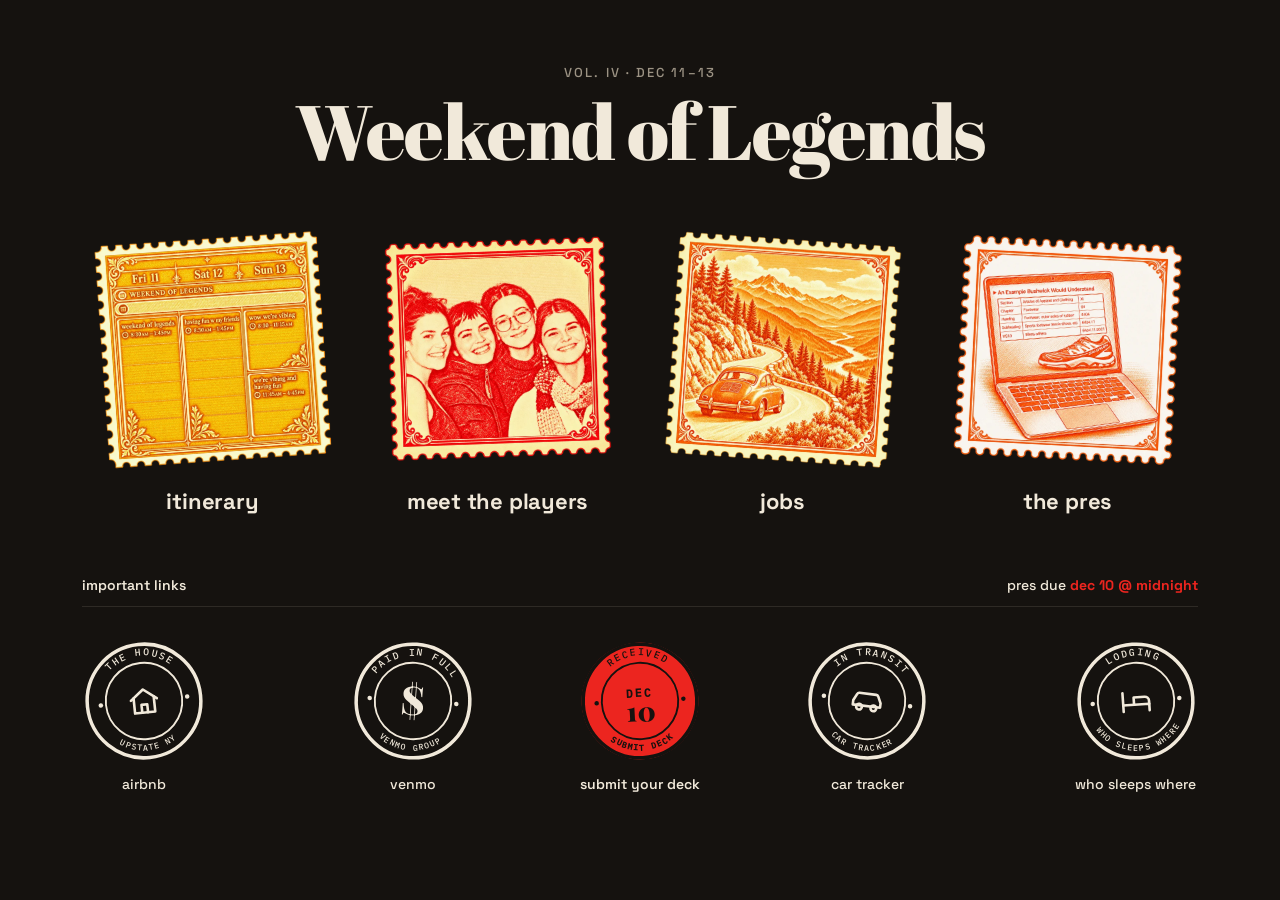
<file: index.html>
<!doctype html>
<html lang="en">
<head>
<meta charset="utf-8">
<meta name="viewport" content="width=device-width, initial-scale=1">
<title>Weekend of Legends</title>
<meta name="description" content="vol. iv · dec 11–13">
<meta property="og:title" content="Weekend of Legends">
<meta property="og:description" content="vol. iv · dec 11–13">
<meta name="theme-color" content="#15120F">
<link rel="icon" href="img/favicon.svg" type="image/svg+xml">
<link rel="stylesheet" href="styles.css">
</head>
<body>
<header class="home-head">
  <span class="eyebrow">vol. iv · dec 11–13</span>
  <h1>Weekend of Legends</h1>
</header>
<main>
  <nav class="stamps">
    <a class="st" href="itinerary.html" style="--d: 0ms; --sh: #F39F1B; --r: -4deg">
      <img src="img/itinerary.webp" alt="" width="236" height="236">
      <b>itinerary</b>
    </a>
    <a class="st" href="https://app.notion.com/p/237a286248b04c03af60acd6c97fdad2?v=3fd288f46aa38046b263000c130cd582" target="_blank" rel="noopener" style="--d: 90ms; --sh: #EC251F; --r: -2deg">
      <img src="img/players.webp" alt="" width="236" height="236">
      <b>meet the players</b>
    </a>
    <a class="st" href="https://app.notion.com/p/237a286248b04c03af60acd6c97fdad2?v=3fe288f46aa381138f2f000caa6b8c9f" target="_blank" rel="noopener" style="--d: 180ms; --sh: #FA7620; --r: 4deg">
      <img src="img/jobs.webp" alt="" width="236" height="236">
      <b>jobs</b>
    </a>
    <a class="st" href="prompt.html" style="--d: 270ms; --sh: #F66C3A; --r: 3deg">
      <img src="img/pres.webp" alt="" width="236" height="236">
      <b>the pres</b>
    </a>
  </nav>
  <section class="links">
    <div class="links-head">
      <h2>important links</h2>
      <p>pres due <span class="due">dec 10 @ midnight</span></p>
    </div>
    <div class="pms">
      <a class="pm airbnb" href="https://www.airbnb.com/trips/v1/1797288932792348010" target="_blank" rel="noopener" style="--r: -6deg">
        <svg viewBox="0 0 120 120" aria-hidden="true">
          <circle class="bg" cx="60" cy="60" r="56.5"/>
          <defs><path id="t0" d="M16 60a44 44 0 1 1 88 0"/><path id="b0" d="M12 60a48 48 0 0 0 96 0"/></defs>
          <circle class="ring" cx="60" cy="60" r="55" stroke-width="3.4"/>
          <circle class="ring" cx="60" cy="60" r="37" stroke-width="1.8"/>
          <text font-family="IBM Plex Mono, monospace" font-size="9.5" font-weight="500" letter-spacing="1.6" fill="currentColor"><textPath href="#t0" startOffset="50%" text-anchor="middle">THE HOUSE</textPath></text>
          <text font-family="IBM Plex Mono, monospace" font-size="8" letter-spacing="1.2" fill="currentColor"><textPath href="#b0" startOffset="50%" text-anchor="middle">UPSTATE NY</textPath></text>
          <circle cx="18" cy="60" r="2.2" fill="currentColor"/><circle cx="102" cy="60" r="2.2" fill="currentColor"/>
          <g transform="translate(43.2 43.2) scale(1.4)" fill="none" stroke="currentColor" stroke-width="1.8" stroke-linecap="round" stroke-linejoin="round"><path d="M3 11 12 4l9 7"/><path d="M5 9.5V20h14V9.5"/><path d="M10 20v-5.5h4V20"/></g>
        </svg>
        airbnb
      </a>
      <a class="pm venmo" href="https://link.venmo.com/groups/link/85d17296-d35f-4b8d-af18-84f6cad51dd6" target="_blank" rel="noopener" style="--r: 4deg">
        <svg viewBox="0 0 120 120" aria-hidden="true">
          <circle class="bg" cx="60" cy="60" r="56.5"/>
          <defs><path id="t1" d="M16 60a44 44 0 1 1 88 0"/><path id="b1" d="M12 60a48 48 0 0 0 96 0"/></defs>
          <circle class="ring" cx="60" cy="60" r="55" stroke-width="3.4"/>
          <circle class="ring" cx="60" cy="60" r="37" stroke-width="1.8"/>
          <text font-family="IBM Plex Mono, monospace" font-size="9.5" font-weight="500" letter-spacing="1.6" fill="currentColor"><textPath href="#t1" startOffset="50%" text-anchor="middle">PAID IN FULL</textPath></text>
          <text font-family="IBM Plex Mono, monospace" font-size="8" letter-spacing="1.2" fill="currentColor"><textPath href="#b1" startOffset="50%" text-anchor="middle">VENMO GROUP</textPath></text>
          <circle cx="18" cy="60" r="2.2" fill="currentColor"/><circle cx="102" cy="60" r="2.2" fill="currentColor"/>
          <text x="60" y="73" text-anchor="middle" font-family="Playfair Display, serif" font-weight="900" font-size="38" fill="currentColor">$</text>
        </svg>
        venmo
      </a>
      <a class="pm filled" href="https://drive.google.com/drive/folders/1ZoKiLKIanQ8DbafnfjXhB0ZKI3l5creM" target="_blank" rel="noopener" style="--r: -3deg">
        <svg viewBox="0 0 120 120" aria-hidden="true">
          <circle class="bg" cx="60" cy="60" r="56.5"/>
          <defs><path id="t2" d="M16 60a44 44 0 1 1 88 0"/><path id="b2" d="M12 60a48 48 0 0 0 96 0"/></defs>
          <circle class="ring" cx="60" cy="60" r="55" stroke-width="3.4"/>
          <circle class="ring" cx="60" cy="60" r="37" stroke-width="1.8"/>
          <text font-family="IBM Plex Mono, monospace" font-size="9.5" font-weight="500" letter-spacing="1.6" fill="currentColor"><textPath href="#t2" startOffset="50%" text-anchor="middle">RECEIVED</textPath></text>
          <text font-family="IBM Plex Mono, monospace" font-size="8" letter-spacing="1.2" fill="currentColor"><textPath href="#b2" startOffset="50%" text-anchor="middle">SUBMIT DECK</textPath></text>
          <circle cx="18" cy="60" r="2.2" fill="currentColor"/><circle cx="102" cy="60" r="2.2" fill="currentColor"/>
          <text x="60" y="56" text-anchor="middle" font-family="IBM Plex Mono, monospace" font-size="11" letter-spacing="2" fill="currentColor">DEC</text><text x="60" y="80" text-anchor="middle" font-family="Playfair Display, serif" font-weight="900" font-size="26" fill="currentColor">10</text>
        </svg>
        submit your deck
      </a>
      <a class="pm car" href="https://app.notion.com/p/237a286248b04c03af60acd6c97fdad2?v=3fd288f46aa38129836b000c9d6eb178" target="_blank" rel="noopener" style="--r: 7deg">
        <svg viewBox="0 0 120 120" aria-hidden="true">
          <circle class="bg" cx="60" cy="60" r="56.5"/>
          <defs><path id="t3" d="M16 60a44 44 0 1 1 88 0"/><path id="b3" d="M12 60a48 48 0 0 0 96 0"/></defs>
          <circle class="ring" cx="60" cy="60" r="55" stroke-width="3.4"/>
          <circle class="ring" cx="60" cy="60" r="37" stroke-width="1.8"/>
          <text font-family="IBM Plex Mono, monospace" font-size="9.5" font-weight="500" letter-spacing="1.6" fill="currentColor"><textPath href="#t3" startOffset="50%" text-anchor="middle">IN TRANSIT</textPath></text>
          <text font-family="IBM Plex Mono, monospace" font-size="8" letter-spacing="1.2" fill="currentColor"><textPath href="#b3" startOffset="50%" text-anchor="middle">CAR TRACKER</textPath></text>
          <circle cx="18" cy="60" r="2.2" fill="currentColor"/><circle cx="102" cy="60" r="2.2" fill="currentColor"/>
          <g transform="translate(43.2 43.2) scale(1.4)" fill="none" stroke="currentColor" stroke-width="1.8" stroke-linecap="round" stroke-linejoin="round"><path d="M2.5 15.5v-3l2.2-4.6c.3-.6.9-.9 1.5-.9h11.6c.6 0 1.2.3 1.5.9l2.2 4.6v3z"/><circle cx="7" cy="16.5" r="2"/><circle cx="17" cy="16.5" r="2"/></g>
        </svg>
        car tracker
      </a>
      <a class="pm beds" href="https://app.notion.com/p/237a286248b04c03af60acd6c97fdad2?v=3fe288f46aa381f79257000cbc3410b6" target="_blank" rel="noopener" style="--r: -4deg">
        <svg viewBox="0 0 120 120" aria-hidden="true">
          <circle class="bg" cx="60" cy="60" r="56.5"/>
          <defs><path id="t4" d="M16 60a44 44 0 1 1 88 0"/><path id="b4" d="M12 60a48 48 0 0 0 96 0"/></defs>
          <circle class="ring" cx="60" cy="60" r="55" stroke-width="3.4"/>
          <circle class="ring" cx="60" cy="60" r="37" stroke-width="1.8"/>
          <text font-family="IBM Plex Mono, monospace" font-size="9.5" font-weight="500" letter-spacing="1.6" fill="currentColor"><textPath href="#t4" startOffset="50%" text-anchor="middle">LODGING</textPath></text>
          <text font-family="IBM Plex Mono, monospace" font-size="8" letter-spacing="1.2" fill="currentColor"><textPath href="#b4" startOffset="50%" text-anchor="middle">WHO SLEEPS WHERE</textPath></text>
          <circle cx="18" cy="60" r="2.2" fill="currentColor"/><circle cx="102" cy="60" r="2.2" fill="currentColor"/>
          <g transform="translate(43.2 43.2) scale(1.4)" fill="none" stroke="currentColor" stroke-width="1.8" stroke-linecap="round" stroke-linejoin="round"><path d="M3 19V6"/><path d="M3 14.5h18V19"/><path d="M21 14.5v-2a3 3 0 0 0-3-3h-7.5v5"/></g>
        </svg>
        who sleeps where
      </a>
    </div>
  </section>
</main>
</body>
</html>
</file>
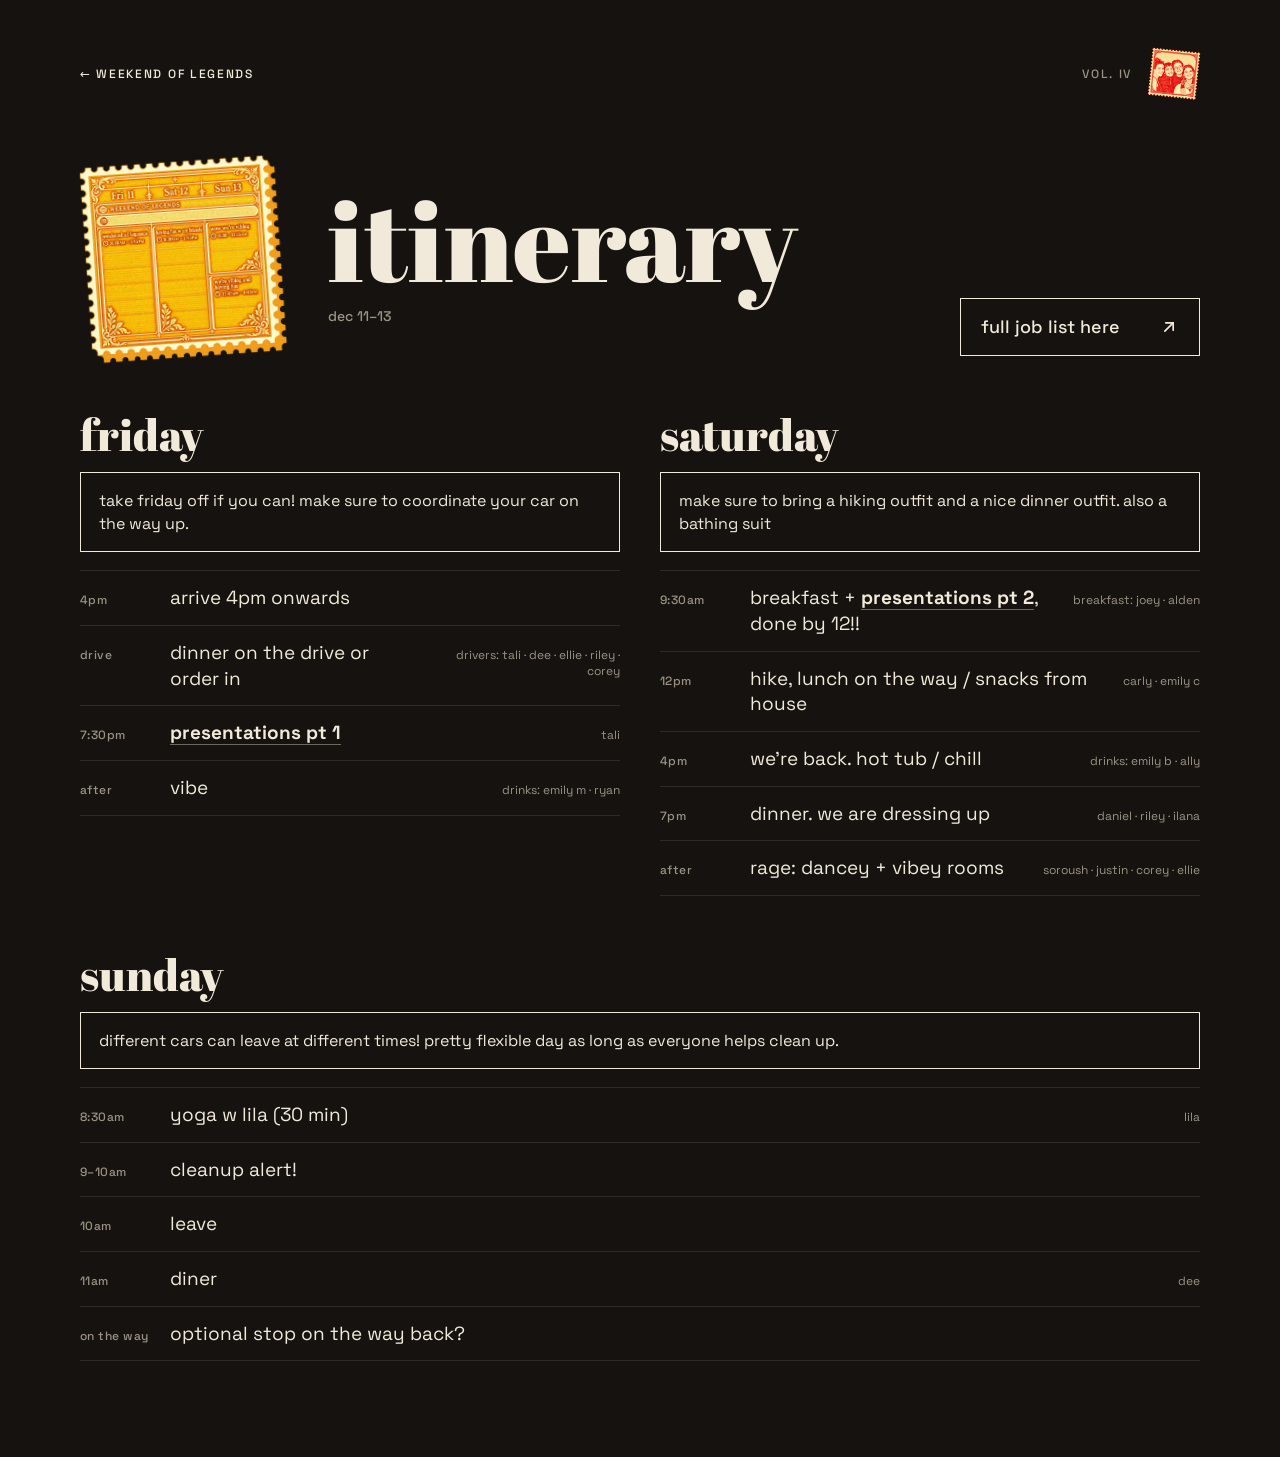
<file: itinerary.html>
<!doctype html>
<html lang="en">
<head>
<meta charset="utf-8">
<meta name="viewport" content="width=device-width, initial-scale=1">
<title>itinerary · Weekend of Legends</title>
<meta name="description" content="vol. iv · dec 11–13">
<meta property="og:title" content="Weekend of Legends">
<meta property="og:description" content="vol. iv · dec 11–13">
<meta name="theme-color" content="#15120F">
<link rel="icon" href="img/favicon.svg" type="image/svg+xml">
<link rel="stylesheet" href="styles.css">
</head>
<body>
<main class="page">
  <div class="wrap">
    <div class="topbar"><a class="back" href="index.html"><span>← weekend of legends</span></a><span class="tb-right"><span>vol. iv</span><a class="home-stamp" href="index.html" aria-label="back to home"><img src="img/players.webp" alt="" width="52" height="52"></a></span></div>
    <div class="it-head">
      <img src="img/itinerary.webp" alt="" width="200" height="200">
      <div><h1>itinerary</h1><span class="sub">dec 11–13</span></div>
      <a class="box" href="https://app.notion.com/p/237a286248b04c03af60acd6c97fdad2?v=3fe288f46aa381138f2f000caa6b8c9f" target="_blank" rel="noopener">full job list here<svg aria-hidden="true" width="20" height="20" viewBox="0 0 24 24" fill="none" stroke-width="2" stroke-linecap="round" stroke-linejoin="round"><path d="M7 17L17 7"/><path d="M8 7h9v9"/></svg></a>
    </div>
    <div class="days">
    <section class="day">
      <h2>friday</h2>
      <p class="note">take friday off if you can! make sure to coordinate your car on the way up.</p>
      <div class="rows">
        <div class="row"><span class="t">4pm</span><span class="w">arrive 4pm onwards</span><span class="n"></span></div>
        <div class="row"><span class="t">drive</span><span class="w">dinner on the drive or order in</span><span class="n">drivers: tali · dee · ellie · riley · corey</span></div>
        <div class="row"><span class="t">7:30pm</span><span class="w"><a class="u u-lite" href="prompt.html">presentations pt 1</a></span><span class="n">tali</span></div>
        <div class="row"><span class="t">after</span><span class="w">vibe</span><span class="n">drinks: emily m · ryan</span></div>
      </div>
    </section>
    <section class="day">
      <h2>saturday</h2>
      <p class="note">make sure to bring a hiking outfit and a nice dinner outfit. also a bathing suit</p>
      <div class="rows">
        <div class="row"><span class="t">9:30am</span><span class="w">breakfast + <a class="u u-lite" href="prompt.html">presentations pt 2</a>, done by 12!!</span><span class="n">breakfast: joey · alden</span></div>
        <div class="row"><span class="t">12pm</span><span class="w">hike, lunch on the way / snacks from house</span><span class="n">carly · emily c</span></div>
        <div class="row"><span class="t">4pm</span><span class="w">we're back. hot tub / chill</span><span class="n">drinks: emily b · ally</span></div>
        <div class="row"><span class="t">7pm</span><span class="w">dinner. we are dressing up</span><span class="n">daniel · riley · ilana</span></div>
        <div class="row"><span class="t">after</span><span class="w">rage: dancey + vibey rooms</span><span class="n">soroush · justin · corey · ellie</span></div>
      </div>
    </section>
    <section class="day full">
      <h2>sunday</h2>
      <p class="note">different cars can leave at different times! pretty flexible day as long as everyone helps clean up.</p>
      <div class="rows">
        <div class="row"><span class="t">8:30am</span><span class="w">yoga w lila (30 min)</span><span class="n">lila</span></div>
        <div class="row"><span class="t">9–10am</span><span class="w">cleanup alert!</span><span class="n"></span></div>
        <div class="row"><span class="t">10am</span><span class="w">leave</span><span class="n"></span></div>
        <div class="row"><span class="t">11am</span><span class="w">diner</span><span class="n">dee</span></div>
        <div class="row"><span class="t">on the way</span><span class="w">optional stop on the way back?</span><span class="n"></span></div>
      </div>
    </section>
    </div>
  </div>
</main>
</body>
</html>
</file>
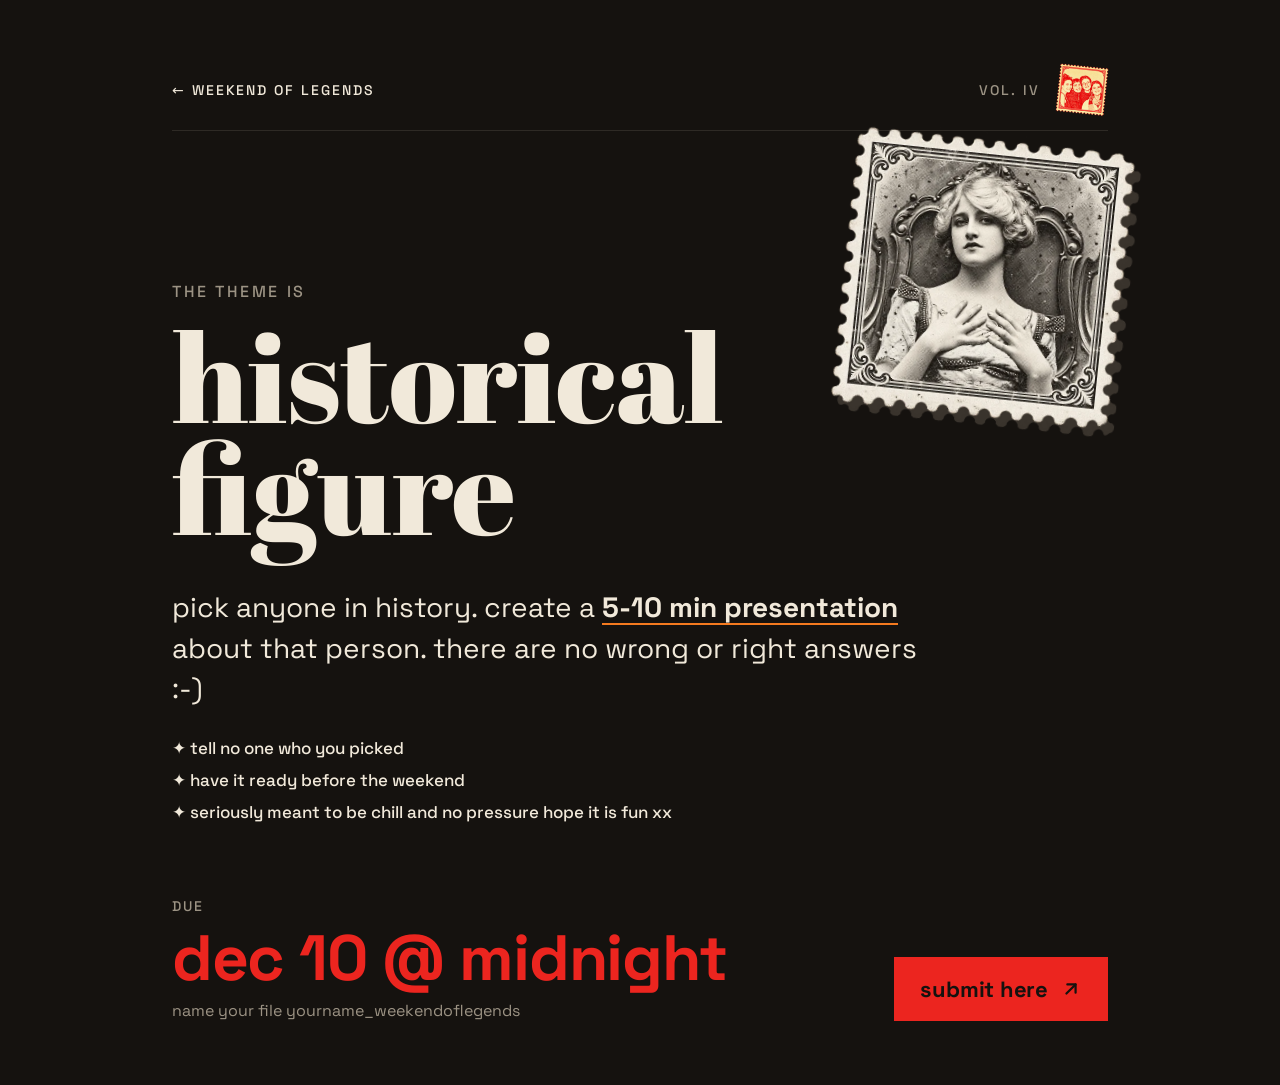
<file: prompt.html>
<!doctype html>
<html lang="en">
<head>
<meta charset="utf-8">
<meta name="viewport" content="width=device-width, initial-scale=1">
<title>the pres · Weekend of Legends</title>
<meta name="description" content="vol. iv · dec 11–13">
<meta property="og:title" content="Weekend of Legends">
<meta property="og:description" content="vol. iv · dec 11–13">
<meta name="theme-color" content="#15120F">
<link rel="icon" href="img/favicon.svg" type="image/svg+xml">
<link rel="stylesheet" href="styles.css">
</head>
<body>
<main class="prompt">
  <img class="portrait" src="img/portrait.webp" alt="" width="290" height="290">
  <div class="topbar"><a class="back" href="index.html"><span>← weekend of legends</span></a><span class="tb-right"><span>vol. iv</span><a class="home-stamp" href="index.html" aria-label="back to home"><img src="img/players.webp" alt="" width="52" height="52"></a></span></div>
  <span class="theme-is">the theme is</span>
  <h1>historical<br>figure</h1>
  <p class="lede">pick anyone in history. create a <span class="u u-org">5-10 min presentation</span> about that person. there are no wrong or right answers :-)</p>
  <ul class="rules">
    <li>tell no one who you picked</li>
    <li>have it ready before the weekend</li>
    <li>seriously meant to be chill and no pressure hope it is fun xx</li>
  </ul>
  <div class="foot">
    <div>
      <span class="label">due</span>
      <span class="date">dec 10 <br class="m">@ midnight</span>
      <span class="file">name your file yourname_weekendoflegends</span>
    </div>
    <a class="btn" href="https://drive.google.com/drive/folders/1ZoKiLKIanQ8DbafnfjXhB0ZKI3l5creM" target="_blank" rel="noopener">submit here<svg aria-hidden="true" viewBox="0 0 24 24" fill="none" stroke-width="2.4" stroke-linecap="round" stroke-linejoin="round"><path d="M7 17L17 7"/><path d="M8 7h9v9"/></svg></a>
  </div>
</main>
</body>
</html>
</file>
<file: styles.css>
@font-face { font-family: 'Abril Fatface'; font-style: normal; font-weight: 400; font-display: swap; src: url('fonts/abril-fatface-latin-400-normal.woff2') format('woff2'); }
@font-face { font-family: 'Space Grotesk'; font-style: normal; font-weight: 400; font-display: swap; src: url('fonts/space-grotesk-latin-400-normal.woff2') format('woff2'); }
@font-face { font-family: 'Space Grotesk'; font-style: normal; font-weight: 500; font-display: swap; src: url('fonts/space-grotesk-latin-500-normal.woff2') format('woff2'); }
@font-face { font-family: 'Space Grotesk'; font-style: normal; font-weight: 600; font-display: swap; src: url('fonts/space-grotesk-latin-600-normal.woff2') format('woff2'); }
@font-face { font-family: 'Space Grotesk'; font-style: normal; font-weight: 700; font-display: swap; src: url('fonts/space-grotesk-latin-700-normal.woff2') format('woff2'); }
@font-face { font-family: 'IBM Plex Mono'; font-style: normal; font-weight: 500; font-display: swap; src: url('fonts/ibm-plex-mono-latin-500-normal.woff2') format('woff2'); }
@font-face { font-family: 'Playfair Display'; font-style: normal; font-weight: 900; font-display: swap; src: url('fonts/playfair-display-latin-900-normal.woff2') format('woff2'); }

:root {
  --bg: #15120F;
  --cr: #F1E9DA;
  --mu: #9C9384;
  --ln: #2E2A25;
  --red: #EC251F;
  --red-hi: #F0524A;
  --org: #F47A1F;
  --serif: 'Abril Fatface', Georgia, serif;
  --sans: 'Space Grotesk', system-ui, sans-serif;
  --mono: 'IBM Plex Mono', ui-monospace, monospace;
}

* { box-sizing: border-box; }
html { -webkit-text-size-adjust: 100%; }
body {
  margin: 0;
  background: var(--bg);
  color: var(--cr);
  font-family: var(--sans);
  -webkit-font-smoothing: antialiased;
}
a { color: var(--cr); }
img { display: block; max-width: 100%; height: auto; }

/* ---------- shared bits ---------- */
.eyebrow {
  font-size: 13px; font-weight: 500; letter-spacing: 0.16em;
  text-transform: uppercase; color: var(--mu);
}
.topbar {
  display: flex; justify-content: space-between; align-items: center;
  font-size: 12px; font-weight: 500; letter-spacing: 0.14em;
  text-transform: uppercase; color: var(--mu);
}
.back { text-decoration: none; }
.back:hover span, .back:focus-visible span {
  text-decoration: underline; text-decoration-color: var(--red);
  text-decoration-thickness: 2px; text-underline-offset: 4px;
}
.u {
  font-weight: 700; text-decoration: underline;
  text-decoration-thickness: 1.5px; text-underline-offset: 5px;
}
.u-red { text-decoration-color: var(--red); }
.u-org { text-decoration-color: var(--org); }

/* ---------- home ---------- */
.home-head {
  max-width: 1180px; margin: 0 auto; padding: 64px 32px 24px;
  display: flex; flex-direction: column; align-items: center; gap: 14px;
}
.home-head h1 {
  margin: 0; text-align: center; font-family: var(--serif); font-weight: 400;
  letter-spacing: -0.02em; font-size: clamp(44px, 6vw, 80px); line-height: 0.95;
}

@keyframes drop {
  from { opacity: 0; transform: translateY(-28px) rotate(calc(var(--r) * 3)); }
  to   { opacity: 1; transform: translateY(0) rotate(var(--r)); }
}
.stamps {
  max-width: 1180px; margin: 0 auto; padding: 40px 32px;
  display: grid; grid-template-columns: repeat(4, minmax(0, 1fr));
  justify-items: center; align-items: start; gap: 24px clamp(12px, 2.5vw, 24px);
}
.st {
  text-decoration: none; display: flex; flex-direction: column;
  align-items: center; gap: 22px; text-align: center;
}
.st img {
  width: 100%; max-width: 236px; height: auto; aspect-ratio: 1;
  transform: rotate(var(--r));
  transition: transform .25s cubic-bezier(.2,.8,.2,1), filter .25s ease;
  animation: drop .6s cubic-bezier(.2,.8,.2,1) backwards;
  animation-delay: var(--d);
}
.st:hover img, .st:focus-visible img {
  transform: rotate(0deg) translate(-3px, -6px) scale(1.04);
  filter: drop-shadow(10px 13px 0 var(--sh));
}
.st:active img { transform: rotate(0deg) scale(.98); }
.st b { font-weight: 700; font-size: clamp(16px, 1.9vw, 22px); letter-spacing: -0.01em; line-height: 1; }

.links {
  max-width: 1180px; margin: 0 auto; padding: 24px 32px 72px;
  display: flex; flex-direction: column; gap: 32px;
}
.links-head {
  display: flex; align-items: baseline; justify-content: space-between; gap: 16px;
  border-bottom: 1px solid var(--ln); padding-bottom: 12px;
}
.links-head h2 { margin: 0; font-size: 14px; font-weight: 600; }
.links-head p { margin: 0; font-size: 14px; font-weight: 500; }
.due { color: var(--red); font-weight: 700; }

.pms { display: grid; grid-template-columns: repeat(5, minmax(0, 1fr)); justify-items: center; gap: 32px clamp(8px, 2vw, 20px); }
.pms .pm:first-child { justify-self: start; } .pms .pm:last-child { justify-self: end; }
.pm {
  text-decoration: none; display: flex; flex-direction: column;
  align-items: center; gap: 12px; font-size: 14px; font-weight: 500;
}
.pm svg {
  width: 100%; max-width: 124px; height: auto; aspect-ratio: 1; color: var(--ink, var(--cr));
  transform: rotate(var(--r));
  transition: transform .2s cubic-bezier(.2,.8,.2,1), filter .2s ease;
}
.pm:hover svg, .pm:focus-visible svg {
  transform: rotate(0deg) translate(-2px, -4px) scale(1.05);
  filter: drop-shadow(7px 9px 0 var(--sh, var(--mu)));
}
.pm .ring { fill: none; stroke: currentColor; }
.pm .bg { fill: transparent; }
.pm.filled { --ink: var(--bg); --sh: var(--cr); font-weight: 600; }
.pm.filled .bg { fill: var(--red); }

/* ---------- itinerary ---------- */
.page { padding: 48px 32px 96px; }
.wrap { max-width: 1120px; margin: 0 auto; display: flex; flex-direction: column; gap: 56px; }
.it-head { display: flex; flex-wrap: wrap; align-items: center; gap: 24px 48px; }
.it-head img { width: 200px; height: 200px; transform: rotate(-4deg); filter: drop-shadow(6px 7px 0 #F39F1B); }
.it-head h1 { margin: 0; font-family: var(--serif); font-weight: 400; font-size: clamp(64px, 9vw, 112px); line-height: 0.95; }
.it-head .sub { display: block; margin-top: 14px; font-size: 14px; font-weight: 500; color: var(--mu); }
.box {
  margin-left: auto; align-self: flex-end; min-width: 240px;
  border: 1px solid var(--cr); padding: 16px 20px;
  display: flex; justify-content: space-between; align-items: center; gap: 14px;
  font-size: 18px; font-weight: 500; line-height: 1.35; text-decoration: none;
  transition: background-color .15s ease, color .15s ease;
}
.box svg { flex-shrink: 0; stroke: currentColor; }
.box:hover, .box:focus-visible { background: var(--red); color: var(--bg); }

.days { display: grid; grid-template-columns: repeat(2, minmax(0, 1fr)); gap: 56px 40px; align-items: start; }
.days .full { grid-column: 1 / -1; }
.day h2 { margin: 0 0 16px; font-family: var(--serif); font-weight: 400; font-size: 44px; line-height: 1; }
.note { border: 1px solid var(--cr); padding: 16px 18px; margin: 0 0 18px; font-size: 16px; line-height: 1.45; }
.rows { border-bottom: 1px solid var(--ln); }
.row {
  display: grid; grid-template-columns: 76px minmax(0, 1fr) auto;
  grid-template-areas: "t w n"; gap: 14px; align-items: baseline;
  padding: 14px 0; border-top: 1px solid var(--ln);
}
.row .t { grid-area: t; font-size: 12px; font-weight: 500; letter-spacing: 0.04em; color: var(--mu); }
.row .w { grid-area: w; font-size: 19px; line-height: 1.35; }
.row .n { grid-area: n; font-size: 12px; color: var(--mu); text-align: right; max-width: 190px; }

/* ---------- prompt ---------- */
.prompt { position: relative; max-width: 1080px; margin: 0 auto; padding: 64px 72px; min-height: 100vh; display: flex; flex-direction: column; overflow: hidden; }
.prompt .topbar { font-size: 14px; border-bottom: 1px solid var(--ln); padding-bottom: 14px; }
.portrait { position: absolute; top: 132px; right: 52px; width: 290px; height: 290px; transform: rotate(6deg); filter: drop-shadow(7px 8px 0 #3A342D); }
.theme-is { margin-top: 150px; font-size: 16px; font-weight: 500; letter-spacing: 0.16em; text-transform: uppercase; color: var(--mu); }
.prompt h1 { position: relative; margin: 18px 0 0; font-family: var(--serif); font-weight: 400; font-size: 124px; line-height: 0.9; }
.lede { position: relative; margin: 44px 0 0; font-size: 28px; line-height: 1.45; max-width: 780px; }
.lede .u { text-decoration-thickness: 2px; text-underline-offset: 6px; }
.rules { list-style: none; margin: 28px 0 0; padding: 0; display: flex; flex-direction: column; gap: 10px; font-size: 17px; font-weight: 500; }
.rules li::before { content: "✦ "; }
.foot { margin-top: auto; padding-top: 72px; display: flex; justify-content: space-between; align-items: flex-end; gap: 32px; }
.foot .label { font-size: 14px; font-weight: 500; letter-spacing: 0.16em; text-transform: uppercase; color: var(--mu); }
.foot .date { display: block; margin: 10px 0; font-weight: 700; font-size: 64px; letter-spacing: -0.02em; line-height: 1; color: var(--red); }
.foot .file { font-size: 16px; color: var(--mu); }
.btn {
  display: inline-flex; align-items: center; gap: 12px; flex-shrink: 0;
  background: var(--red); color: var(--bg); text-decoration: none;
  font-weight: 700; font-size: 22px; letter-spacing: -0.01em;
  padding: 18px 26px; transition: background-color .15s ease, transform .15s ease;
}
.btn svg { width: 22px; height: 22px; stroke: currentColor; }
.btn:hover, .btn:focus-visible { background: var(--red-hi); transform: translate(-1px, -2px); }

/* ---------- phone ---------- */
@media (max-width: 720px) {
  .home-head { padding: 40px 18px 0; gap: 10px; }
  .eyebrow { font-size: 10px; }
  .stamps { display: flex; flex-direction: column; flex-wrap: nowrap; width: 100%; max-width: 310px; padding: 36px 0 0; gap: 0; }
  .st { width: 150px; gap: 12px; }
  .st:nth-child(odd) { align-self: flex-start; }
  .st:nth-child(even) { align-self: flex-end; margin-top: -48px; }
  .st:nth-child(3) { margin-top: -40px; }
  .st img { width: 122px; height: 122px; }
  .st b { font-size: 18px; }

  .links { padding: 30px 18px 48px; gap: 24px; }
  .links-head { gap: 10px; padding-bottom: 10px; }
  .links-head h2 { font-size: 12px; }
  .links-head p { font-size: 12px; }
  .pms { display: flex; flex-wrap: wrap; justify-content: center; gap: 26px 0; }
  .pms .pm:first-child, .pms .pm:last-child { justify-self: auto; }
  .pm { width: 33.33%; font-size: 11px; }
  .pm svg { width: 96px; height: 96px; }
  .pm.venmo { order: 3; }
  .pm.filled { order: 2; }
  .pm.car { order: 4; }
  .pm.beds { order: 5; }

  .page { padding: 40px 20px 72px; }
  .wrap { gap: 40px; }
  .topbar { font-size: 10px; }
  .it-head { gap: 18px 20px; }
  .it-head img { width: 110px; height: 110px; filter: drop-shadow(4px 5px 0 #F39F1B); }
  .it-head h1 { font-size: 56px; }
  .it-head .sub { margin-top: 8px; font-size: 12px; }
  .box { margin-left: 0; width: 100%; min-width: 0; font-size: 15px; padding: 14px 16px; }
  .days { grid-template-columns: 1fr; gap: 44px; }
  .day h2 { font-size: 36px; }
  .note { font-size: 14px; padding: 12px 14px; }
  .row { grid-template-columns: 62px minmax(0, 1fr); grid-template-areas: "t w" ". n"; row-gap: 3px; padding: 11px 0; }
  .row .t { font-size: 10px; }
  .row .w { font-size: 16px; }
  .row .n { font-size: 11px; text-align: left; max-width: none; }
  .row .n:empty { display: none; }

  .prompt { padding: 54px 24px 40px; }
  .prompt .topbar { font-size: 10px; padding-bottom: 10px; }
  .portrait { top: 116px; right: 18px; width: 150px; height: 150px; filter: drop-shadow(5px 6px 0 #3A342D); }
  .theme-is { margin-top: 150px; font-size: 11px; }
  .prompt h1 { margin-top: 10px; font-size: 72px; }
  .lede { margin-top: 24px; font-size: 17px; }
  .lede .u { text-decoration-thickness: 1.5px; text-underline-offset: 4px; }
  .rules { margin-top: 18px; gap: 6px; font-size: 13px; }
  .foot { padding-top: 48px; gap: 12px; }
  .foot .label { font-size: 10px; }
  .foot .date { font-size: 30px; line-height: 1.05; margin: 6px 0; }
  .foot .file { font-size: 10px; }
  .btn { font-size: 16px; padding: 13px 16px; gap: 8px; }
  .btn svg { width: 16px; height: 16px; }
}

@media (prefers-reduced-motion: reduce) {
  .st img { animation: none; }
  .st img, .pm svg, .btn, .box { transition: none; }
}

br.m { display: none; }
.foot .file { display: block; }
@media (max-width: 720px) { br.m { display: inline; } .foot .file { font-size: 10px; } }
@media (max-width: 720px) { .home-head h1 { font-size: 44px; max-width: 300px; line-height: 0.98; } }
.u-lite { text-decoration-color: rgba(241, 233, 218, 0.4); text-decoration-thickness: 1px; }

.tb-right { display: flex; align-items: center; gap: 16px; }
.home-stamp img { width: 52px; height: 52px; transform: rotate(6deg); transition: transform .2s cubic-bezier(.2,.8,.2,1), filter .2s ease; }
.home-stamp:hover img, .home-stamp:focus-visible img { transform: rotate(0deg) translate(-2px, -3px) scale(1.06); filter: drop-shadow(4px 5px 0 #EC251F); }
@media (max-width: 720px) { .tb-right { gap: 12px; } .home-stamp img { width: 40px; height: 40px; } }
</file>
